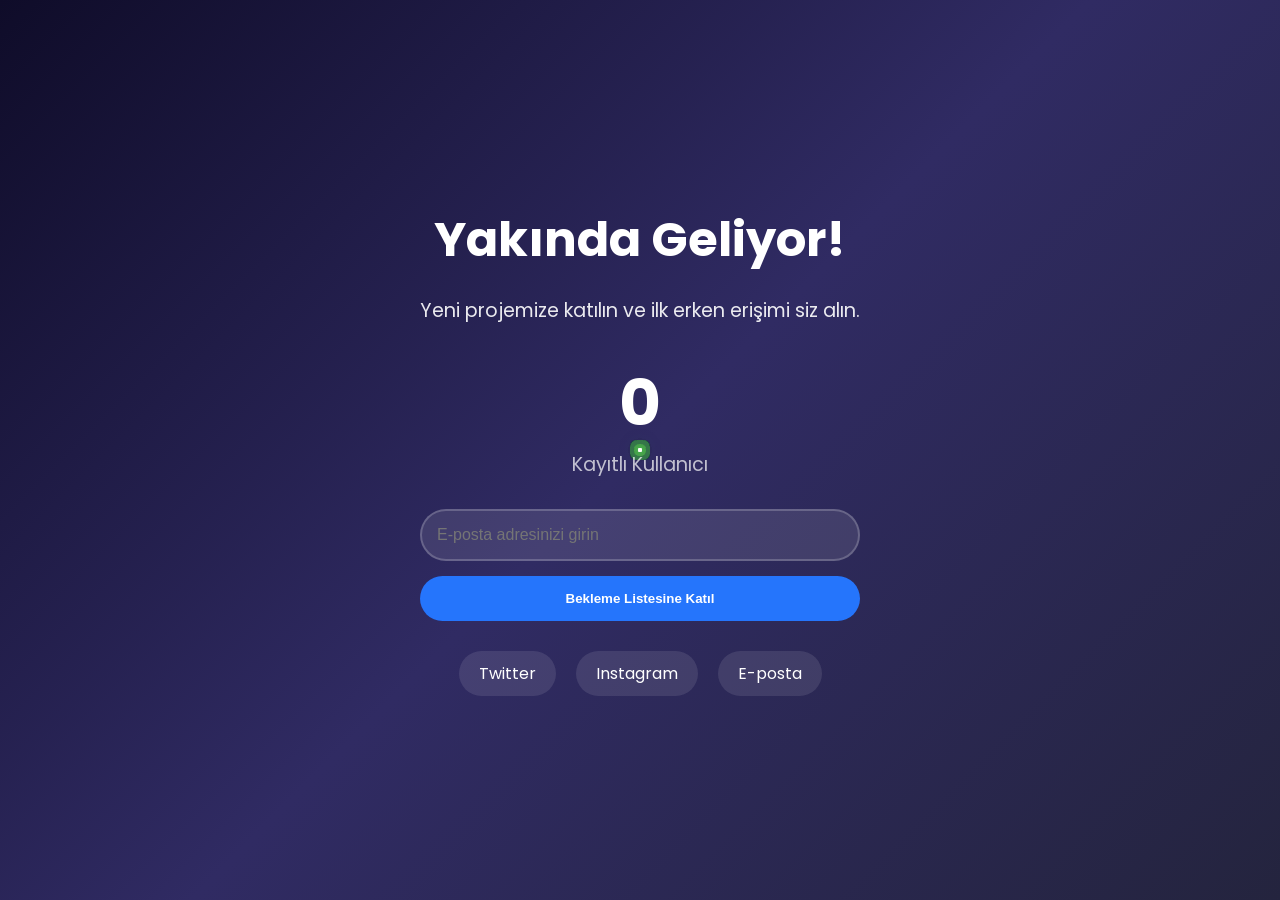
<file: index.html>
<!DOCTYPE html>
<html lang="tr">
<head>
  <meta charset="UTF-8">
  <meta name="viewport" content="width=device-width, initial-scale=1.0">
  <title>Yakında Geliyor | Proje Adı</title>
  <link rel="stylesheet" href="style.css">
  <link href="https://unpkg.com/aos@2.3.1/dist/aos.css" rel="stylesheet">
  <link href="https://fonts.googleapis.com/css2?family=Poppins:wght@300;400;600;700&display=swap" rel="stylesheet">
</head>
<body>
  <!-- Arka Plan Particles -->
  <div class="particles">
    <span style="--i:11;"></span>
    <span style="--i:12;"></span>
    <span style="--i:24;"></span>
    <span style="--i:10;"></span>
    <span style="--i:14;"></span>
    <span style="--i:23;"></span>
    <span style="--i:18;"></span>
    <span style="--i:16;"></span>
    <span style="--i:19;"></span>
    <span style="--i:20;"></span>
    <span style="--i:22;"></span>
    <span style="--i:25;"></span>
    <span style="--i:18;"></span>
    <span style="--i:21;"></span>
    <span style="--i:15;"></span>
    <span style="--i:13;"></span>
  </div>

  <div class="container">
    <div class="content" data-aos="fade-up">
      <h1>Yakında Geliyor!</h1>
      <p>Yeni projemize katılın ve ilk erken erişimi siz alın.</p>

      <div class="counter" data-aos="zoom-in">
        <h2 id="counter">0</h2>
        <p>Kayıtlı Kullanıcı</p>
      </div>

      <form id="waitlist-form" action="https://formspree.io/f/xqayedyk" method="POST">
        <input type="email" name="email" placeholder="E-posta adresinizi girin" required />
        <button type="submit">Bekleme Listesine Katıl</button>
      </form>

      <div class="notification" id="notification">E-postanız alındı! 🎉</div>
      <div class="error" id="error">Geçerli bir e-posta girin.</div>

      <div class="socials" data-aos="fade-up">
        <a href="https://twitter.com" target="_blank">Twitter</a>
        <a href="https://instagram.com" target="_blank">Instagram</a>
        <a href="mailto:info@projeadi.com">E-posta</a>
      </div>
    </div>
  </div>

  <script src="https://unpkg.com/aos@2.3.1/dist/aos.js"></script>
  <script src="script.js"></script>
</body>
</html>
</file>
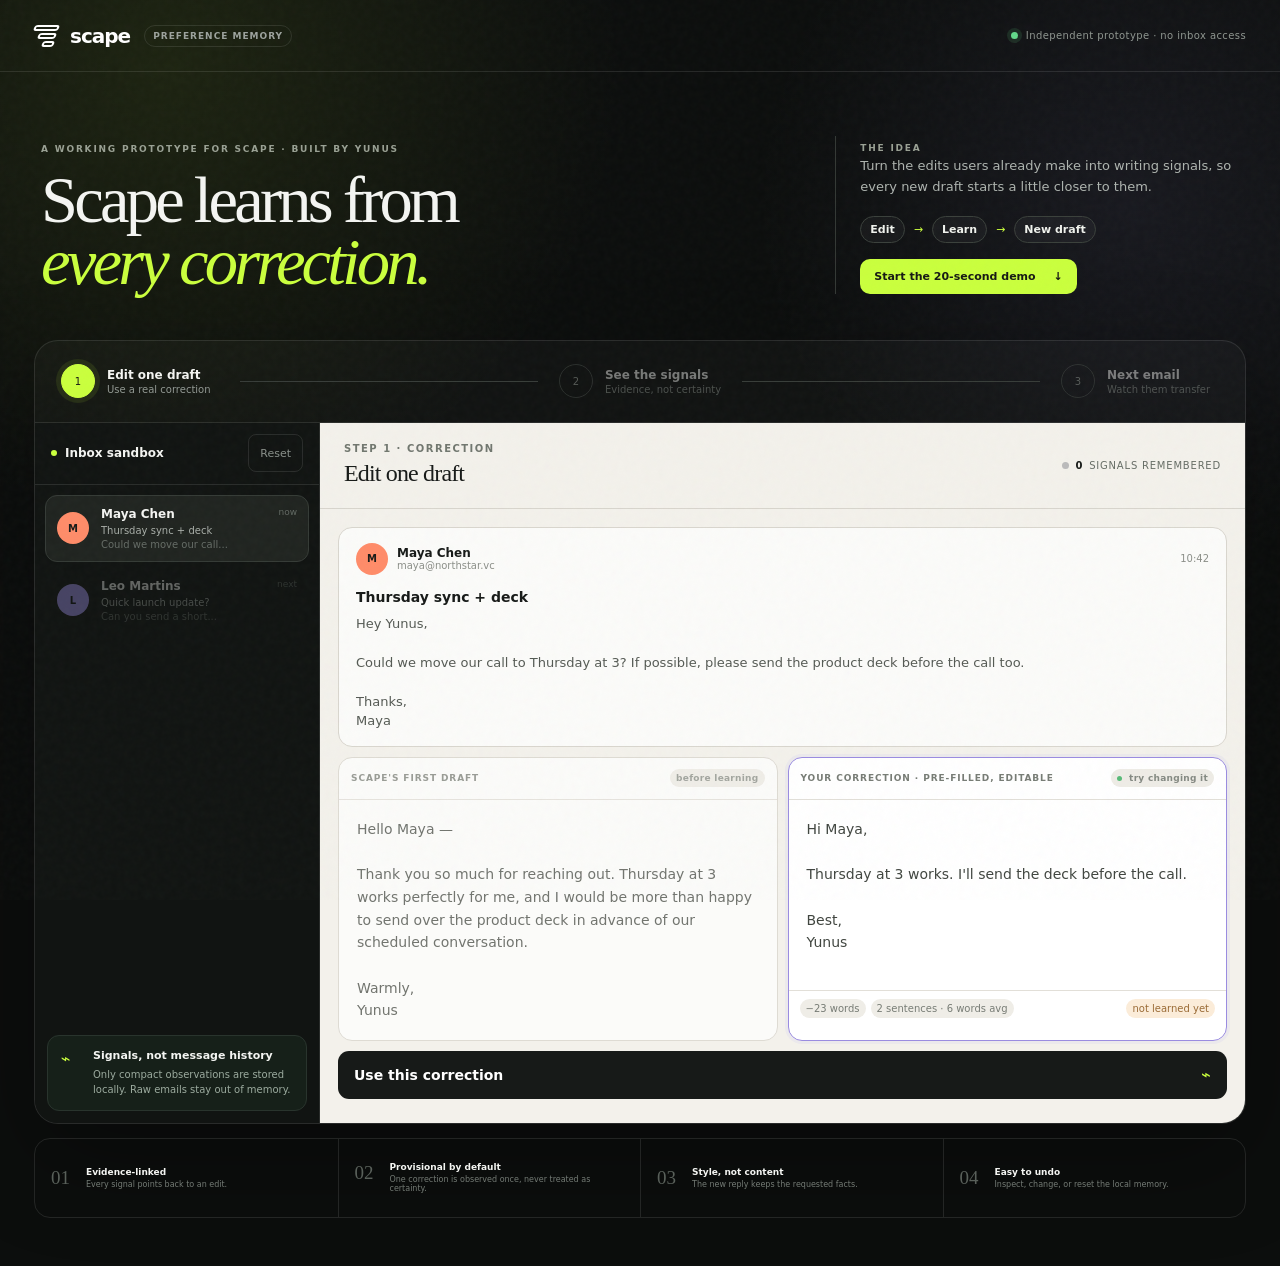
<file: scape/index.html>
<!doctype html>
<html lang="en">
<head>
  <meta charset="UTF-8" />
  <meta name="viewport" content="width=device-width, initial-scale=1.0" />
  <meta name="theme-color" content="#0d0f0e" />
  <meta name="description" content="A working prototype for Scape: learn from email corrections so every new draft starts closer to the user." />
  <meta property="og:title" content="A correction-learning prototype for Scape" />
  <meta property="og:description" content="Edit one draft. Scape finds the writing signals and applies them to a completely different email." />
  <title>Scape Preference Memory</title>
  <link rel="stylesheet" href="styles.css" />
</head>
<body>
  <div class="noise" aria-hidden="true"></div>
  <header class="topbar">
    <a class="wordmark" href="#" aria-label="Scape Preference Memory home">
      <span class="scape-mark" aria-hidden="true"><i></i><i></i><i></i></span>
      <span>scape</span>
      <b>preference memory</b>
    </a>
    <div class="local-badge"><span></span> Independent prototype · no inbox access</div>
  </header>

  <main>
    <section class="hero">
      <div>
        <p class="eyebrow">A WORKING PROTOTYPE FOR SCAPE · BUILT BY YUNUS</p>
        <h1>Scape learns from<br><em>every correction.</em></h1>
      </div>
      <div class="hero-note">
        <span>THE IDEA</span>
        <p>Turn the edits users already make into writing signals, so every new draft starts a little closer to them.</p>
        <div class="hero-flow" aria-label="Demo steps"><b>Edit</b><i>→</i><b>Learn</b><i>→</i><b>New draft</b></div>
        <a class="hero-cta" href="#demo">Start the 20-second demo <b>↓</b></a>
      </div>
    </section>

    <section class="demo-shell" id="demo" aria-label="Interactive preference learning demo">
      <div class="stage-rail" aria-label="Demo progress">
        <button class="stage active" data-stage="1"><span>1</span><b>Edit one draft</b><small>Use a real correction</small></button>
        <div class="rail-line"><i id="railProgress"></i></div>
        <button class="stage" data-stage="2"><span>2</span><b>See the signals</b><small>Evidence, not certainty</small></button>
        <div class="rail-line"><i></i></div>
        <button class="stage" data-stage="3"><span>3</span><b>Next email</b><small>Watch them transfer</small></button>
      </div>

      <div class="app-frame">
        <aside class="inbox-panel">
          <div class="panel-title">
            <div><span class="status-dot"></span><b>Inbox sandbox</b></div>
            <button id="resetButton">Reset</button>
          </div>
          <div class="inbox-list">
            <button class="mail-item active" data-mail="first">
              <span class="avatar coral">M</span>
              <span><b>Maya Chen</b><small>Thursday sync + deck</small><em>Could we move our call...</em></span>
              <time>now</time>
            </button>
            <button class="mail-item locked" data-mail="second" id="secondMailButton" disabled>
              <span class="avatar violet">L</span>
              <span><b>Leo Martins</b><small>Quick launch update?</small><em>Can you send a short...</em></span>
              <time>next</time>
            </button>
          </div>
          <div class="privacy-note">
            <span>⌁</span>
            <div><b>Signals, not message history</b><small>Only compact observations are stored locally. Raw emails stay out of memory.</small></div>
          </div>
        </aside>

        <section class="work-panel">
          <div class="work-header">
            <div>
              <p id="stageKicker">STEP 1 · CORRECTION</p>
              <h2 id="stageTitle" aria-live="polite">Edit one draft</h2>
            </div>
            <div class="memory-state"><span id="memoryPulse"></span><b id="memoryCount">0</b> <span id="memoryLabel">signals remembered</span></div>
          </div>

          <div class="stage-view" id="correctionView">
            <article class="incoming-card">
              <div class="sender-row"><span class="avatar coral">M</span><div><b>Maya Chen</b><small>maya@northstar.vc</small></div><time>10:42</time></div>
              <h3>Thursday sync + deck</h3>
              <p>Hey Yunus,<br><br>Could we move our call to Thursday at 3? If possible, please send the product deck before the call too.<br><br>Thanks,<br>Maya</p>
            </article>

            <div class="draft-grid">
              <article class="draft-card muted-draft">
                <div class="card-label"><span>SCAPE'S FIRST DRAFT</span><b>before learning</b></div>
                <div class="mail-copy" id="originalDraft">Hello Maya —<br><br>Thank you so much for reaching out. Thursday at 3 works perfectly for me, and I would be more than happy to send over the product deck in advance of our scheduled conversation.<br><br>Warmly,<br>Yunus</div>
              </article>
              <article class="draft-card correction-card">
                <div class="card-label"><span>YOUR CORRECTION · PRE-FILLED, EDITABLE</span><b class="live-label"><i></i> try changing it</b></div>
                <textarea id="correctedDraft" aria-label="Edit Scape's draft">Hi Maya,

Thursday at 3 works. I'll send the deck before the call.

Best,
Yunus</textarea>
                <div class="edit-stats"><span id="wordDelta">−20 words</span><span id="sentenceStat">2 short sentences</span><span id="savedState">not learned yet</span></div>
              </article>
            </div>

            <button class="primary-action" id="learnButton"><span>Use this correction</span><b>⌁</b></button>
          </div>

          <div class="stage-view hidden" id="memoryView">
            <div class="memory-intro">
              <div class="memory-orb"><span></span></div>
              <div><p>PROVISIONAL WRITING SIGNALS</p><h3 id="memoryHeadline">Signals found in this edit.</h3><small>One edit is one observation—not certainty. Repeated edits reinforce or challenge each signal.</small></div>
            </div>
            <div class="preference-grid" id="preferenceGrid"></div>
            <div class="diff-proof">
              <div class="diff-head"><span>WHAT SCAPE COMPARED</span><span>original → correction</span></div>
              <div class="diff-lines" id="diffLines"></div>
            </div>
            <button class="primary-action" id="nextEmailButton"><span>Apply them to a new email</span><b>→</b></button>
          </div>

          <div class="stage-view hidden" id="transferView">
            <article class="incoming-card second-incoming">
              <div class="sender-row"><span class="avatar violet">L</span><div><b>Leo Martins</b><small>leo@arcade.so</small></div><time>11:18</time></div>
              <h3>Quick launch update?</h3>
              <p>Hi Yunus,<br><br>Can you send a short update on the launch? I mainly need the current beta count and what you're shipping next.<br><br>Cheers,<br>Leo</p>
            </article>
            <div class="transfer-label"><span></span><b>Preference transfer</b><small>same memory · completely different email</small></div>
            <div class="comparison-grid">
              <article class="comparison-card baseline">
                <div class="card-label"><span>GENERIC DRAFT</span><b>same facts</b></div>
                <div class="mail-copy" id="baselineDraft"></div>
              </article>
              <article class="comparison-card personalized">
                <div class="card-label"><span>WITH INFERRED PREFERENCES</span><b><i></i> provisional</b></div>
                <div class="mail-copy" id="personalizedDraft"></div>
                <div class="applied-rules" id="appliedRules"></div>
              </article>
            </div>
            <div class="result-bar">
              <div><span class="check">✓</span><div><b>A better starting point—still yours to review.</b><small id="resultSummary">Signals transferred from one correction.</small></div></div>
              <button id="backToEditButton">Try a different correction</button>
            </div>
          </div>
        </section>
      </div>
    </section>

    <section class="proof-row">
      <div><span>01</span><b>Evidence-linked</b><small>Every signal points back to an edit.</small></div>
      <div><span>02</span><b>Provisional by default</b><small>One correction is observed once, never treated as certainty.</small></div>
      <div><span>03</span><b>Style, not content</b><small>The new reply keeps the requested facts.</small></div>
      <div><span>04</span><b>Easy to undo</b><small>Inspect, change, or reset the local memory.</small></div>
    </section>
  </main>

  <div class="toast" id="toast" role="status"></div>
  <script src="app.js"></script>
</body>
</html>
</file>
<file: style.css>
* {
  margin: 0;
  padding: 0;
  box-sizing: border-box;
}

body {
  font-family: 'Poppins', sans-serif;
  background: linear-gradient(135deg, #0f0c29 0%, #302b63 50%, #24243e 100%);
  color: white;
  min-height: 100vh;
  display: flex;
  justify-content: center;
  align-items: center;
  text-align: center;
  overflow: hidden;
}

.container {
  padding: 40px;
  max-width: 600px;
  z-index: 10;
  position: relative;
}

h1 {
  font-size: 3rem;
  margin-bottom: 20px;
  font-weight: 700;
}

p {
  font-size: 1.2rem;
  margin-bottom: 30px;
  opacity: 0.9;
}

.counter {
  margin: 30px 0;
}

.counter h2 {
  font-size: 4rem;
  font-weight: 700;
}

.counter p {
  font-size: 1.2rem;
  opacity: 0.7;
}

form {
  display: flex;
  flex-direction: column;
  gap: 15px;
}

input {
  padding: 15px;
  border: 2px solid rgba(255, 255, 255, 0.2);
  border-radius: 50px;
  background: rgba(255, 255, 255, 0.1);
  font-size: 1rem;
  color: white;
  outline: none;
  transition: all 0.3s ease;
}

input:focus {
  border-color: #2575fc;
}

button {
  padding: 15px;
  background: #2575fc;
  color: white;
  border: none;
  border-radius: 50px;
  font-weight: bold;
  cursor: pointer;
  transition: all 0.3s ease;
}

button:hover {
  background: #1a5bc5;
  transform: translateY(-3px);
}

.notification, .error {
  margin-top: 20px;
  padding: 10px;
  border-radius: 10px;
  display: none;
}

.notification {
  background: rgba(40, 167, 69, 0.3);
}

.error {
  background: rgba(220, 53, 69, 0.3);
}

.socials {
  margin-top: 30px;
  display: flex;
  justify-content: center;
  gap: 20px;
}

.socials a {
  color: white;
  text-decoration: none;
  padding: 10px 20px;
  background: rgba(255, 255, 255, 0.1);
  border-radius: 50px;
  transition: all 0.3s ease;
}

.socials a:hover {
  background: rgba(37, 117, 252, 0.5);
}

/* Arka Plan Particles */
.particles {
  position: fixed;
  top: 0;
  left: 0;
  width: 100%;
  height: 100%;
  z-index: 1;
}

.particles span {
  position: absolute;
  top: 50%;
  left: 50%;
  transform: translate(-50%, -50%);
  width: 4px;
  height: 4px;
  background: rgba(255, 255, 255, 0.8);
  border-radius: 50%;
  box-shadow: 
    0 0 0 4px rgba(76, 175, 80, 0.1),
    0 0 0 8px rgba(76, 175, 80, 0.05),
    0 0 20px rgba(76, 175, 80, 0.5);
  animation: animate 8s linear infinite;
  animation-duration: calc(10s / var(--i));
}

@keyframes animate {
  0% {
    transform: translate(-50%, -50%) rotate(0deg);
  }
  100% {
    transform: translate(
      calc(-50% + 800px * cos(var(--i) * 1deg)), 
      calc(-50% + 800px * sin(var(--i) * 1deg))
    );
  }
}

/* Mobil Uyum */
@media (max-width: 768px) {
  h1 { font-size: 2.2rem; }
  .counter h2 { font-size: 3rem; }
}
</file>
<file: scape/styles.css>
:root {
  --bg: #0c0e0d;
  --panel: #151816;
  --panel-2: #1b1e1c;
  --paper: #f3f1eb;
  --ink: #171a18;
  --muted: #8c928d;
  --line: rgba(255,255,255,.1);
  --acid: #caff3d;
  --mint: #b9f8d1;
  --violet: #a99bf5;
  --coral: #ff8c69;
}

* { box-sizing: border-box; }
html { scroll-behavior: smooth; }
body { margin: 0; min-height: 100vh; background: radial-gradient(circle at 13% 5%, rgba(202,255,61,.09), transparent 28%), radial-gradient(circle at 88% 16%, rgba(169,155,245,.08), transparent 24%), var(--bg); color: #f4f5f2; font-family: Inter, ui-sans-serif, system-ui, -apple-system, BlinkMacSystemFont, "Segoe UI", sans-serif; }
button, textarea { font: inherit; }
button { color: inherit; }
.noise { position: fixed; inset: 0; z-index: 20; opacity: .035; pointer-events: none; background-image: url("data:image/svg+xml,%3Csvg viewBox='0 0 180 180' xmlns='http://www.w3.org/2000/svg'%3E%3Cfilter id='n'%3E%3CfeTurbulence type='fractalNoise' baseFrequency='.75' numOctaves='4' stitchTiles='stitch'/%3E%3C/filter%3E%3Crect width='100%25' height='100%25' filter='url(%23n)' opacity='.8'/%3E%3C/svg%3E"); }
.topbar { height: 72px; max-width: 1450px; margin: auto; padding: 0 34px; display: flex; align-items: center; justify-content: space-between; border-bottom: 1px solid var(--line); }
.wordmark { display: flex; align-items: center; gap: 10px; color: white; text-decoration: none; font-size: 20px; font-weight: 780; letter-spacing: -.05em; }
.wordmark b { margin-left: 4px; padding: 5px 8px; border: 1px solid var(--line); border-radius: 999px; color: #9da39e; font-size: 9px; font-weight: 720; letter-spacing: .11em; text-transform: uppercase; }
.scape-mark { position: relative; width: 26px; height: 24px; display: block; }
.scape-mark i { position: absolute; left: 0; height: 6px; border: 2px solid white; border-radius: 20px; transform: skewX(-22deg); }
.scape-mark i:nth-child(1) { width: 25px; top: 1px; }.scape-mark i:nth-child(2) { width: 18px; top: 9px; left: 4px; }.scape-mark i:nth-child(3) { width: 12px; top: 17px; left: 8px; }
.local-badge { display: flex; align-items: center; gap: 8px; color: #8f9690; font-size: 10px; letter-spacing: .04em; }
.local-badge span { width: 7px; height: 7px; border-radius: 50%; background: #63d98b; box-shadow: 0 0 0 4px rgba(99,217,139,.12); }
main { width: min(1450px, 100%); margin: auto; padding: 54px 34px 48px; }
.hero { display: grid; grid-template-columns: 1.15fr .65fr; align-items: end; gap: 80px; padding: 10px 7px 46px; }
.eyebrow, .hero-note span { margin: 0 0 15px; color: #9aa194; font-size: 9px; font-weight: 820; letter-spacing: .2em; }
.hero h1 { margin: 0; font-family: Georgia, "Times New Roman", serif; font-size: clamp(52px, 5.2vw, 80px); font-weight: 400; line-height: .94; letter-spacing: -.057em; }
.hero h1 em { color: var(--acid); font-weight: 400; }
.hero-note { max-width: 440px; padding-left: 24px; border-left: 1px solid #333834; }
.hero-note p { margin: 0; color: #aeb4af; font-size: 13px; line-height: 1.65; }
.hero-flow { margin-top: 18px; display: flex; align-items: center; gap: 9px; color: #f0f2ed; font-size: 11px; }
.hero-flow b { padding: 6px 9px; border: 1px solid #3a403b; border-radius: 999px; background: rgba(255,255,255,.035); }
.hero-flow i { color: var(--acid); font-style: normal; }
.hero-cta { width: fit-content; margin-top: 16px; padding: 11px 14px; display: flex; align-items: center; gap: 18px; border-radius: 10px; background: var(--acid); color: #161914; text-decoration: none; font-size: 11px; font-weight: 800; }
.hero-cta:hover { background: #dcff7b; transform: translateY(-1px); }
.demo-shell { border: 1px solid var(--line); border-radius: 24px; overflow: hidden; background: rgba(255,255,255,.025); box-shadow: 0 35px 100px rgba(0,0,0,.32); }
.stage-rail { min-height: 82px; padding: 14px 20px; display: grid; grid-template-columns: auto minmax(30px,1fr) auto minmax(30px,1fr) auto; align-items: center; gap: 15px; border-bottom: 1px solid var(--line); }
.stage { min-width: 170px; display: grid; grid-template-columns: 36px 1fr; column-gap: 10px; border: 0; background: transparent; text-align: left; cursor: pointer; opacity: .45; }
.stage span { grid-row: 1/3; width: 34px; height: 34px; display: grid; place-items: center; border: 1px solid #4a504b; border-radius: 50%; color: #a7ada7; font-size: 10px; }
.stage b { align-self: end; font-size: 10px; }.stage small { color: #737a74; font-size: 8px; margin-top: 2px; }
.stage.active, .stage.complete { opacity: 1; }.stage.active span { border-color: var(--acid); background: var(--acid); color: #151812; box-shadow: 0 0 0 5px rgba(202,255,61,.09); }.stage.complete span { color: var(--acid); border-color: #6e7c52; }
.rail-line { height: 1px; background: #383d39; overflow: hidden; }.rail-line i { display: block; width: 0; height: 100%; background: var(--acid); transition: width .4s ease; }.stage.complete + .rail-line i { width: 100%; }
.app-frame { min-height: 700px; display: grid; grid-template-columns: 285px 1fr; }
.inbox-panel { background: #111412; border-right: 1px solid var(--line); display: flex; flex-direction: column; }
.panel-title { height: 62px; padding: 0 16px; display: flex; justify-content: space-between; align-items: center; border-bottom: 1px solid var(--line); }
.panel-title > div { display: flex; align-items: center; gap: 8px; font-size: 10px; }.status-dot { width: 6px; height: 6px; border-radius: 50%; background: var(--acid); }
.panel-title button, #backToEditButton { border: 1px solid var(--line); background: transparent; border-radius: 8px; padding: 6px 9px; color: #89908a; font-size: 8px; cursor: pointer; }
.inbox-list { padding: 10px; display: grid; gap: 5px; }
.mail-item { width: 100%; min-width: 0; padding: 11px; display: grid; grid-template-columns: 34px minmax(0,1fr) auto; gap: 10px; align-items: center; border: 1px solid transparent; border-radius: 12px; background: transparent; text-align: left; cursor: pointer; }
.mail-item.active { background: #202420; border-color: #353b36; }.mail-item.locked { opacity: .36; cursor: default; }
.avatar { width: 32px; height: 32px; display: grid; place-items: center; border-radius: 50%; color: #191b19; font-size: 10px; font-weight: 850; }.coral { background: var(--coral); }.violet { background: var(--violet); }
.mail-item span:nth-child(2) { min-width: 0; }.mail-item b,.mail-item small,.mail-item em { display: block; white-space: nowrap; overflow: hidden; text-overflow: ellipsis; }.mail-item b { font-size: 9px; }.mail-item small { margin-top: 4px; color: #a9afa9; font-size: 8px; }.mail-item em { margin-top: 3px; color: #656c66; font-size: 8px; font-style: normal; }.mail-item time { align-self: start; color: #626963; font-size: 7px; }
.privacy-note { margin: auto 12px 12px; padding: 13px; display: grid; grid-template-columns: 24px 1fr; gap: 8px; border: 1px solid #29342d; border-radius: 12px; background: #162019; }.privacy-note > span { color: var(--acid); }.privacy-note b,.privacy-note small { display: block; }.privacy-note b { font-size: 8px; }.privacy-note small { margin-top: 5px; color: #7f8d83; font-size: 7px; line-height: 1.5; }
.work-panel { min-width: 0; background: var(--paper); color: var(--ink); }
.work-header { min-height: 86px; padding: 18px 24px; display: flex; align-items: center; justify-content: space-between; border-bottom: 1px solid #d8d5cd; }.work-header p { margin: 0 0 6px; color: #81867e; font-size: 8px; font-weight: 820; letter-spacing: .15em; }.work-header h2 { margin: 0; font-family: Georgia, serif; font-size: 24px; font-weight: 400; letter-spacing: -.035em; }
.memory-state { display: flex; align-items: center; gap: 6px; color: #72776f; font-size: 8px; text-transform: uppercase; letter-spacing: .08em; }.memory-state b { color: var(--ink); }#memoryPulse { width: 7px; height: 7px; border-radius: 50%; background: #bbb; }#memoryPulse.active { background: #45a868; box-shadow: 0 0 0 4px rgba(69,168,104,.13); }
.stage-view { padding: 18px; animation: enter .38s ease; }.hidden { display: none !important; }@keyframes enter { from { opacity: 0; transform: translateY(6px); } }
.incoming-card { padding: 15px 17px; border: 1px solid #d9d6ce; border-radius: 14px; background: rgba(255,255,255,.7); }.sender-row { display: grid; grid-template-columns: 32px 1fr auto; gap: 9px; align-items: center; }.sender-row b,.sender-row small { display: block; }.sender-row b { font-size: 9px; }.sender-row small,.sender-row time { color: #8b8f88; font-size: 7px; }.incoming-card h3 { margin: 14px 0 9px; font-size: 11px; }.incoming-card p { margin: 0; color: #555a54; font-size: 9px; line-height: 1.5; }
.draft-grid,.comparison-grid { margin-top: 10px; display: grid; grid-template-columns: 1fr 1fr; gap: 10px; }.draft-card,.comparison-card { min-width: 0; border: 1px solid #d6d3cb; border-radius: 14px; background: #fff; overflow: hidden; }.muted-draft { opacity: .72; }.correction-card { border-color: #9a8ce0; box-shadow: 0 0 0 3px rgba(169,155,245,.1); }
.card-label { height: 38px; padding: 0 12px; display: flex; align-items: center; justify-content: space-between; border-bottom: 1px solid #e2dfd8; color: #777c75; font-size: 7px; font-weight: 820; letter-spacing: .1em; }.card-label b { padding: 4px 6px; border-radius: 99px; background: #eeece6; color: #858a83; font-size: 6px; letter-spacing: .03em; }.live-label i,.personalized .card-label b i { display: inline-block; width: 5px; height: 5px; margin-right: 4px; border-radius: 50%; background: #59bb78; }
.mail-copy, #correctedDraft { min-height: 190px; padding: 18px; white-space: pre-wrap; color: #414640; font-size: 10px; line-height: 1.62; }.mail-copy { overflow-wrap: anywhere; }#correctedDraft { width: 100%; display: block; resize: none; border: 0; outline: 0; background: transparent; }
.edit-stats { min-height: 35px; padding: 8px 11px; display: flex; flex-wrap: wrap; gap: 5px; border-top: 1px solid #e2dfd8; }.edit-stats span { padding: 4px 6px; border-radius: 99px; background: #efede7; color: #777c75; font-size: 6px; }.edit-stats span:last-child { margin-left: auto; color: #9a6b36; background: #fbecd9; }
.primary-action { width: 100%; margin-top: 10px; padding: 14px 16px; display: flex; justify-content: space-between; align-items: center; border: 0; border-radius: 11px; background: #171a18; color: white; cursor: pointer; font-size: 10px; font-weight: 750; transition: .18s ease; }.primary-action:hover { transform: translateY(-1px); background: #242824; }.primary-action b { color: var(--acid); font-size: 16px; }
.memory-intro { padding: 16px 18px; display: grid; grid-template-columns: 58px 1fr; gap: 16px; align-items: center; border: 1px solid #cbdccf; border-radius: 14px; background: #eaf5ed; }.memory-orb { width: 54px; height: 54px; padding: 8px; border: 1px solid #b9d1bf; border-radius: 50%; background: white; }.memory-orb span { display: block; width: 100%; height: 100%; border-radius: 50%; background: conic-gradient(from 20deg,var(--acid),var(--violet),var(--coral),var(--acid)); animation: rotate 7s linear infinite; }@keyframes rotate { to { transform: rotate(360deg); } }.memory-intro p { margin: 0 0 5px; color: #63806a; font-size: 7px; font-weight: 850; letter-spacing: .13em; }.memory-intro h3 { margin: 0; font: 20px Georgia, serif; letter-spacing: -.03em; }.memory-intro small { display: block; margin-top: 6px; color: #738078; font-size: 8px; }
.preference-grid { margin-top: 10px; display: grid; grid-template-columns: repeat(2,1fr); gap: 8px; }.preference-card { min-width: 0; padding: 12px; display: grid; grid-template-columns: 34px 1fr auto; gap: 10px; align-items: center; border: 1px solid #d8d5ce; border-radius: 12px; background: rgba(255,255,255,.72); animation: cardIn .35s ease both; animation-delay: var(--delay); }@keyframes cardIn { from { opacity: 0; transform: translateY(5px); } }.preference-icon { width: 32px; height: 32px; display: grid; place-items: center; border-radius: 9px; background: #ebe7fb; color: #6759a7; font: 11px Georgia,serif; }.preference-card span,.preference-card b,.preference-card small { display: block; }.preference-card span { color: #8a8f88; font-size: 6px; font-weight: 780; text-transform: uppercase; letter-spacing: .1em; }.preference-card b { margin-top: 3px; font-size: 9px; }.preference-card small { margin-top: 3px; color: #7f847d; font-size: 7px; }.preference-card em { color: #549069; font-size: 7px; font-style: normal; }
.diff-proof { margin-top: 10px; border: 1px solid #d8d5ce; border-radius: 12px; overflow: hidden; background: white; }.diff-head { padding: 9px 12px; display: flex; justify-content: space-between; border-bottom: 1px solid #e5e2dc; color: #858a83; font-size: 6px; font-weight: 800; letter-spacing: .11em; }.diff-lines { padding: 9px 12px; }.diff-lines p { margin: 3px 0; display: grid; grid-template-columns: 14px 1fr; gap: 5px; font-size: 8px; line-height: 1.45; }.diff-lines p:first-child { color: #9c5f59; }.diff-lines p:last-child { color: #34764d; }.diff-lines del,.diff-lines ins { text-decoration: none; }
.second-incoming { padding: 12px 15px; }.second-incoming h3 { margin: 10px 0 6px; }.second-incoming p { font-size: 8px; }.transfer-label { margin: 10px 0; display: flex; align-items: center; gap: 7px; color: #515650; font-size: 8px; }.transfer-label span { width: 7px; height: 7px; border-radius: 50%; background: var(--violet); box-shadow: 0 0 0 4px rgba(169,155,245,.13); }.transfer-label small { margin-left: auto; color: #8b8f88; }.comparison-grid { margin-top: 0; }.baseline { opacity: .64; }.personalized { border-color: #6b9c78; box-shadow: 0 0 0 3px rgba(72,151,95,.09); }.personalized .card-label b { color: #39794e; background: #e5f3e9; }.comparison-card .mail-copy { min-height: 170px; }
.applied-rules { min-height: 52px; padding: 8px 10px; display: flex; flex-wrap: wrap; align-content: center; gap: 5px; border-top: 1px solid #e2dfd8; }.applied-rules span { padding: 4px 6px; border-radius: 99px; background: #e8f3eb; color: #3f7450; font-size: 6px; }
.result-bar { margin-top: 10px; padding: 11px 12px; display: flex; align-items: center; justify-content: space-between; border: 1px solid #cbdccf; border-radius: 12px; background: #eaf5ed; }.result-bar > div { display: flex; align-items: center; gap: 9px; }.check { width: 25px; height: 25px; display: grid; place-items: center; border-radius: 50%; background: #2f7547; color: white; font-size: 9px; }.result-bar b,.result-bar small { display: block; }.result-bar b { font-size: 8px; }.result-bar small { margin-top: 3px; color: #718078; font-size: 7px; }
.proof-row { margin-top: 14px; display: grid; grid-template-columns: repeat(4,1fr); border: 1px solid var(--line); border-radius: 16px; overflow: hidden; }.proof-row > div { min-height: 78px; padding: 16px; display: grid; grid-template-columns: 27px 1fr; align-content: center; column-gap: 8px; }.proof-row > div + div { border-left: 1px solid var(--line); }.proof-row span { grid-row: 1/3; color: #59605a; font: 19px Georgia,serif; }.proof-row b { font-size: 9px; }.proof-row small { margin-top: 3px; color: #747b75; font-size: 8px; }
.toast { position: fixed; z-index: 30; left: 50%; bottom: 25px; padding: 10px 14px; border-radius: 9px; background: var(--acid); color: #151811; font-size: 9px; font-weight: 750; opacity: 0; transform: translate(-50%,15px); pointer-events: none; transition: .2s ease; }.toast.show { opacity: 1; transform: translate(-50%,0); }
@media (max-width: 950px) { .hero { grid-template-columns: 1fr; gap: 25px; }.hero-note { max-width: 600px; }.app-frame { grid-template-columns: 1fr; }.inbox-panel { display: none; }.stage { min-width: 0; }.stage small { display:none; } }
@media (max-width: 650px) { .topbar { height: 62px; padding: 0 15px; }.local-badge { display:none; }.wordmark b { display:none; }main { padding: 32px 12px; }.hero { padding: 0 3px 28px; }.hero h1 { font-size: 48px; }.stage-rail { grid-template-columns: repeat(3,1fr); gap: 4px; padding: 10px; }.rail-line { display:none; }.stage { grid-template-columns: 28px 1fr; }.stage span { width: 27px; height: 27px; }.work-header { align-items: flex-start; padding: 15px; }.work-header h2 { font-size: 19px; }.memory-state { max-width: 80px; text-align: right; }.stage-view { padding: 10px; }.draft-grid,.comparison-grid,.preference-grid { grid-template-columns: 1fr; }.mail-copy,#correctedDraft { min-height: 160px; }.result-bar { align-items: flex-start; gap: 9px; }.proof-row { grid-template-columns: 1fr 1fr; }.proof-row > div:nth-child(3) { border-left: 0; }.proof-row > div:nth-child(n+3) { border-top: 1px solid var(--line); } }
@media (prefers-reduced-motion: reduce) { *,*::before,*::after { scroll-behavior: auto !important; animation-duration: .01ms !important; transition-duration: .01ms !important; } }

/* Founder-demo readability and interaction pass */
.stage b { font-size: 12px; }
.stage small { color: #929993; font-size: 10px; }
.panel-title > div { font-size: 12px; }
.panel-title button, #backToEditButton { min-height: 38px; padding: 8px 11px; font-size: 11px; }
.mail-item b { font-size: 12px; }
.mail-item small, .mail-item em { font-size: 10px; }
.mail-item time { font-size: 9px; }
.privacy-note b { font-size: 11px; }
.privacy-note small { color: #9cab9f; font-size: 10px; }
.work-header p { color: #71776f; font-size: 10px; }
.memory-state { color: #666d65; font-size: 10px; }
.sender-row b { font-size: 12px; }
.sender-row small, .sender-row time { font-size: 10px; }
.incoming-card h3 { font-size: 14px; }
.incoming-card p { font-size: 13px; }
.card-label { min-height: 42px; height: auto; font-size: 9px; }
.card-label b { font-size: 9px; }
.mail-copy, #correctedDraft { font-size: 14px; }
.edit-stats span, .preference-card span, .preference-card small, .preference-card em, .diff-head { font-size: 10px; }
.preference-card b { font-size: 13px; }
.primary-action { min-height: 48px; font-size: 14px; }
.memory-intro p { font-size: 10px; }
.memory-intro small, .diff-lines p, .transfer-label, .result-bar b, .result-bar small, .applied-rules span { font-size: 11px; }
.preference-card em { max-width: 105px; text-align: right; }
.preference-card em.conflicted { color: #a2672f; }
.stage:focus-visible, button:focus-visible, a:focus-visible, textarea:focus-visible { outline: 3px solid var(--acid); outline-offset: 3px; }
button:disabled { cursor: not-allowed; }

@media (max-width: 650px) {
  .hero h1 { font-size: 42px; }
  .muted-draft { display: none; }
  .stage { min-height: 44px; }
  .stage b { font-size: 10px; }
  .card-label { padding: 8px 10px; }
  .proof-row small { font-size: 10px; }
}
</file>
